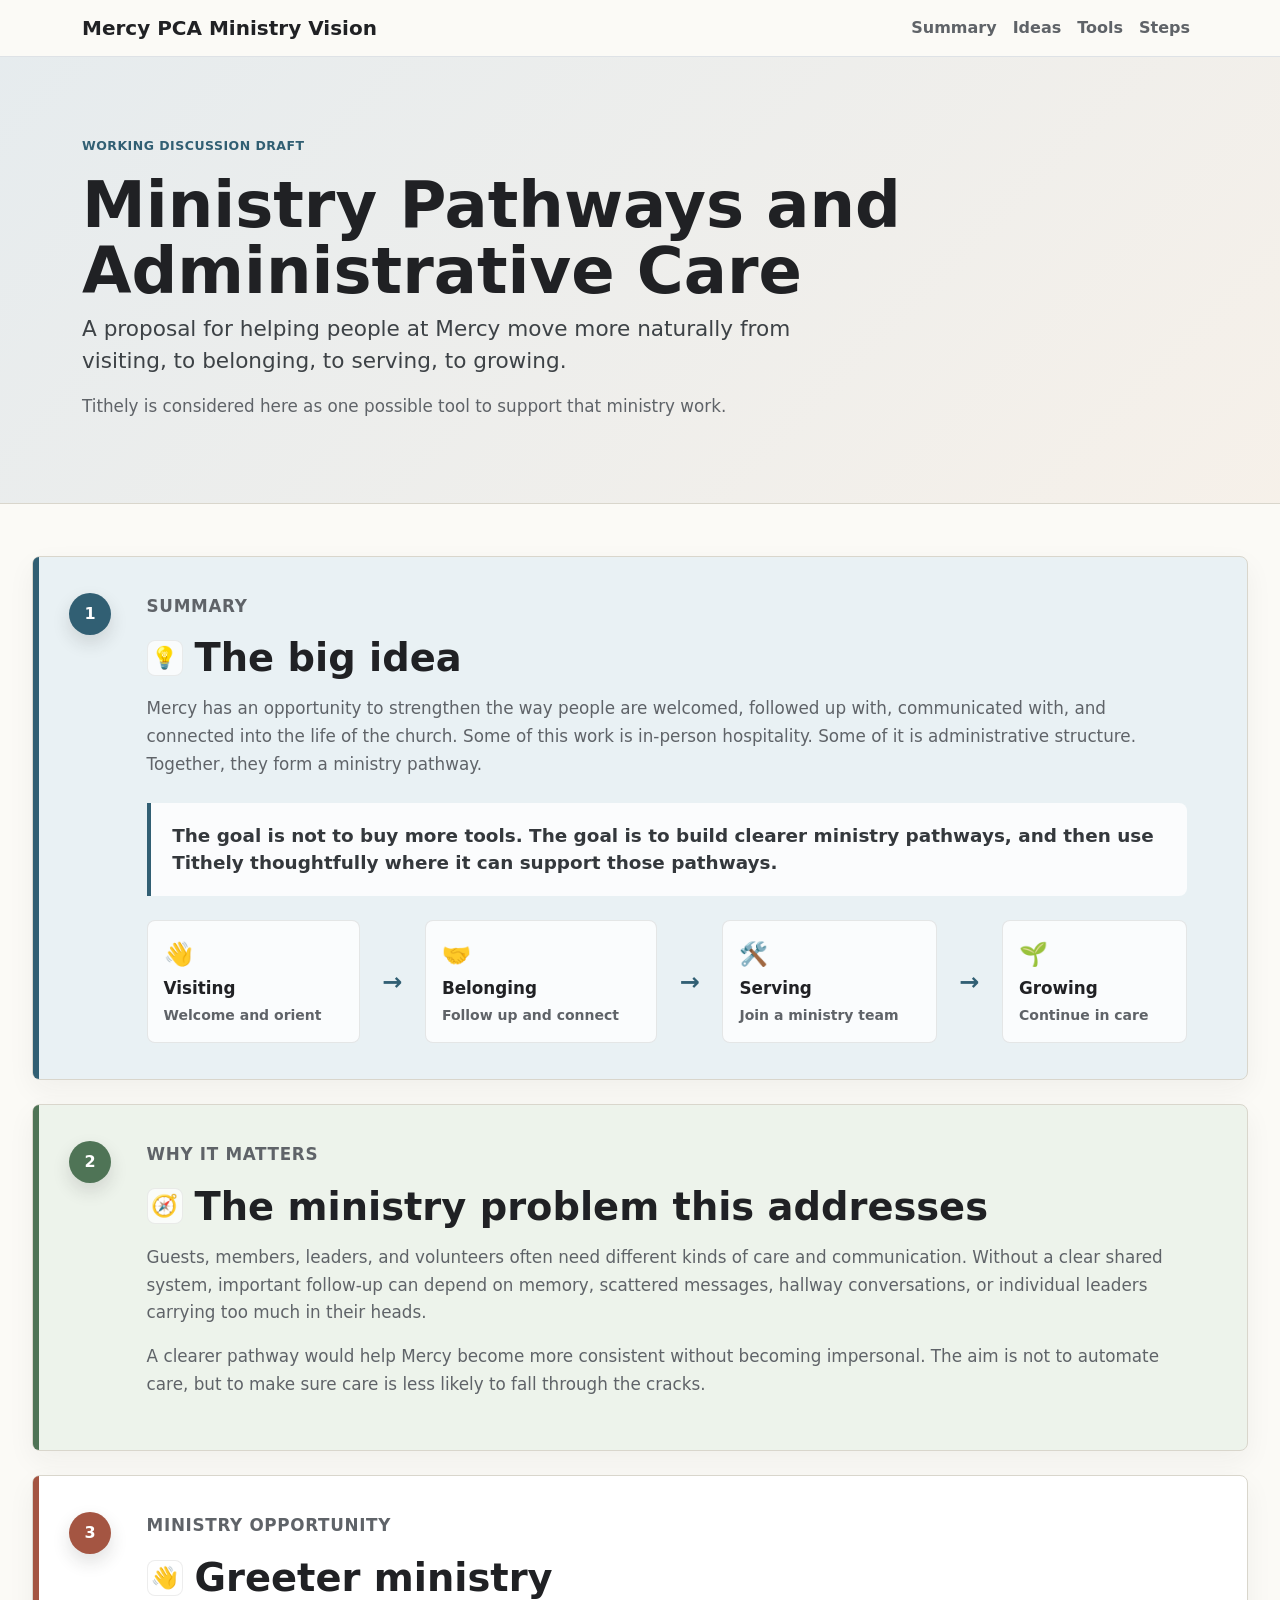
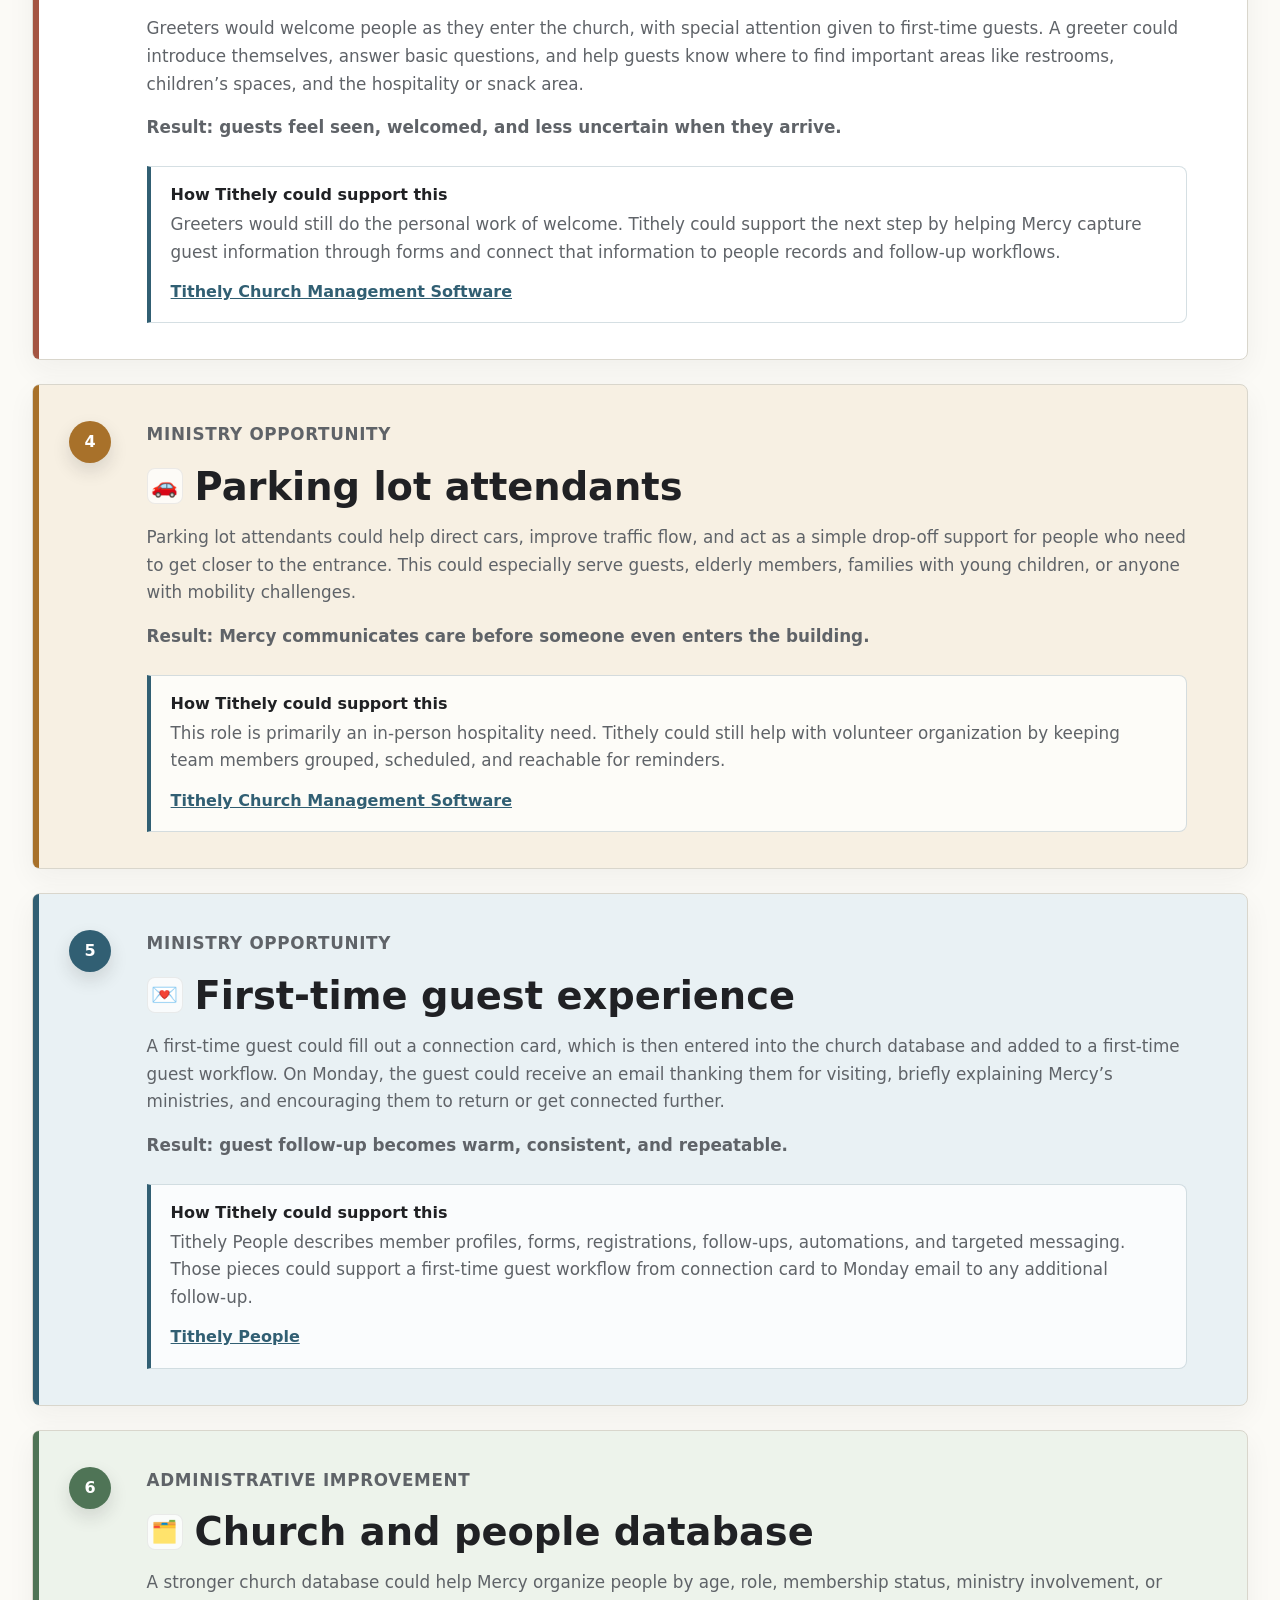
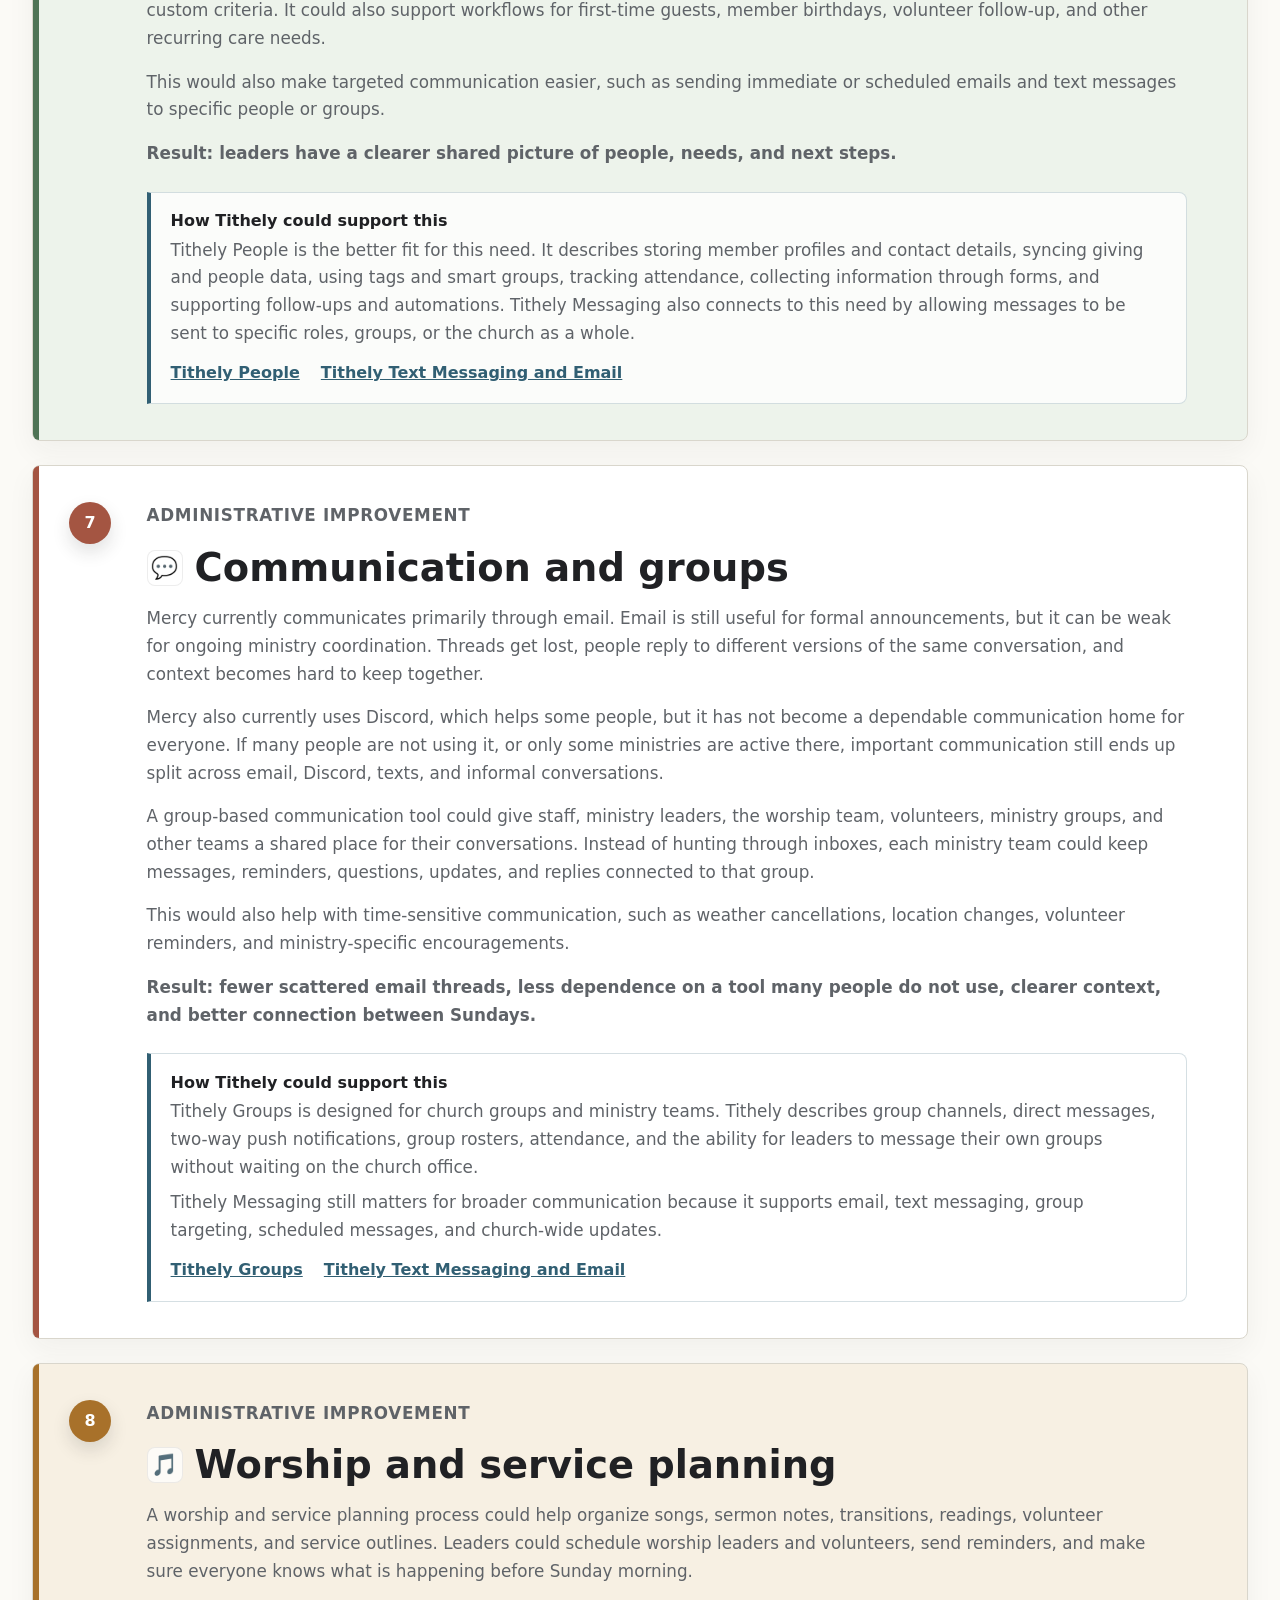
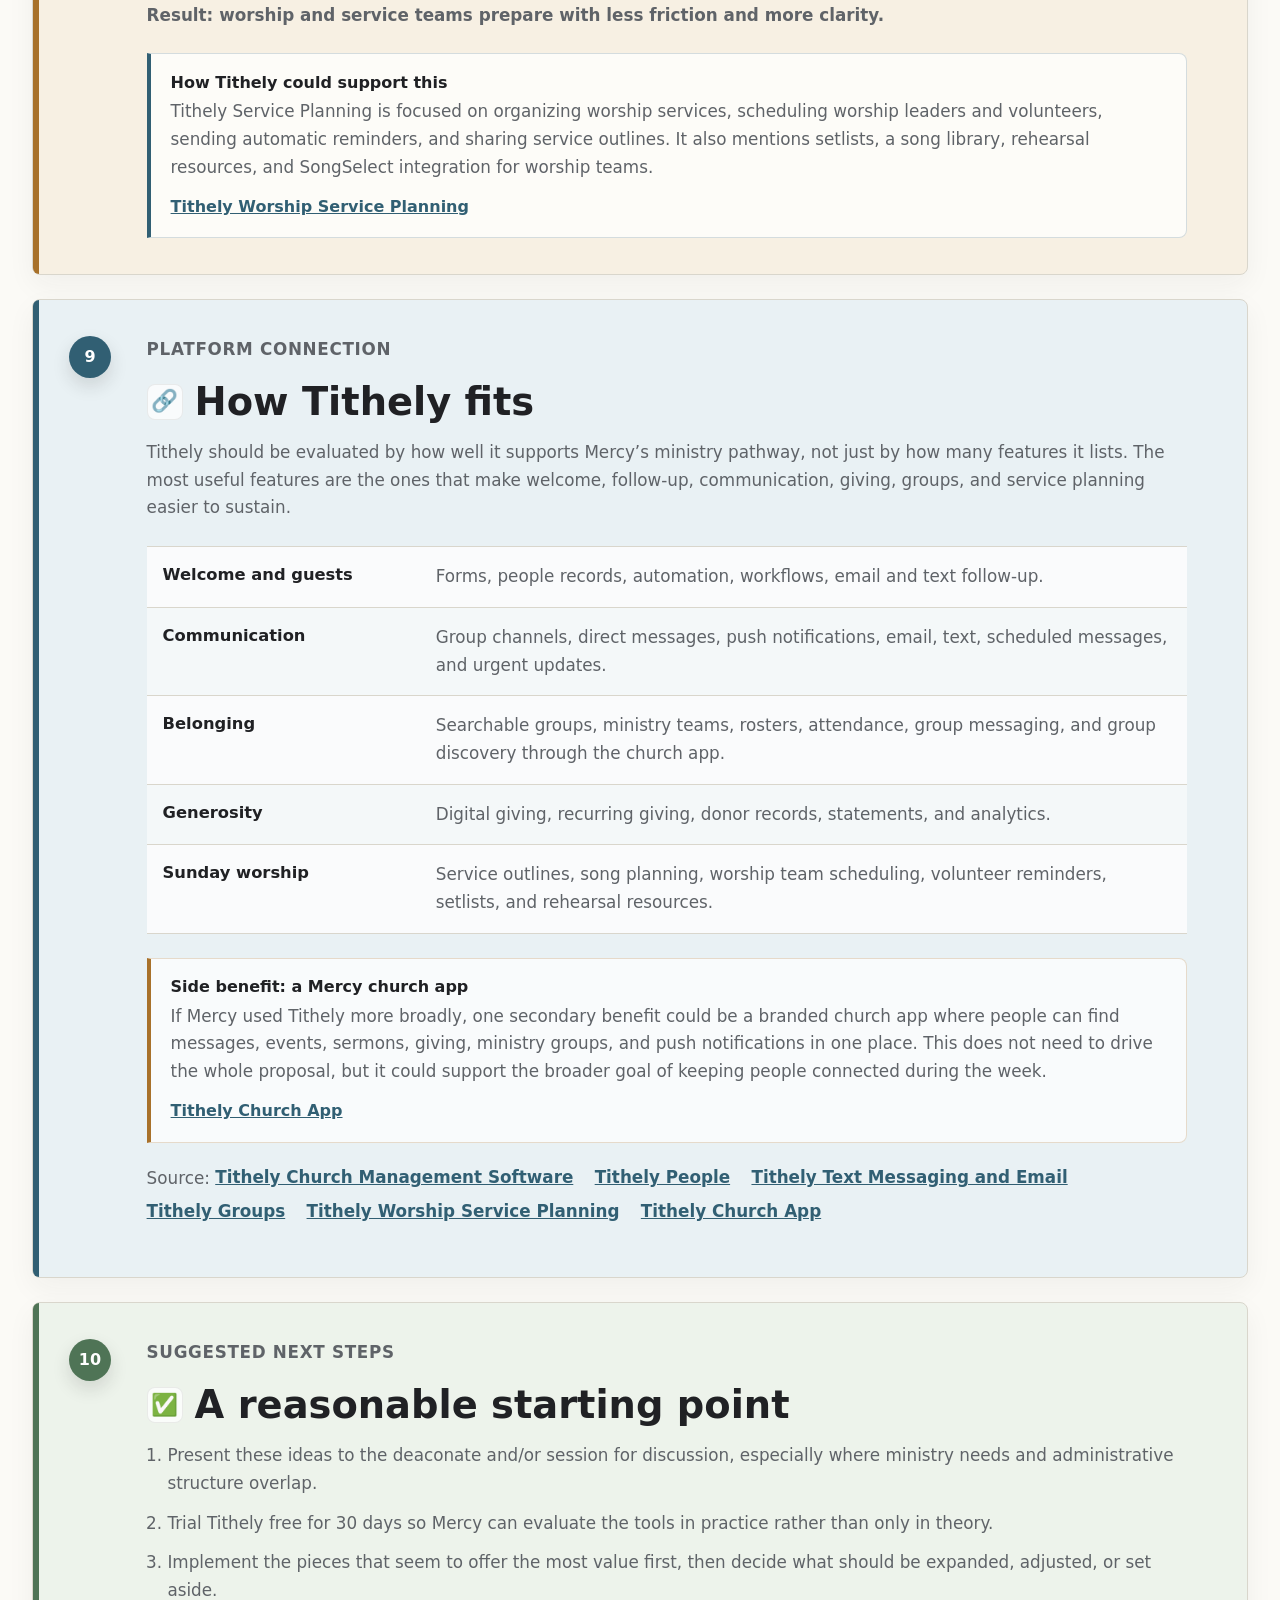
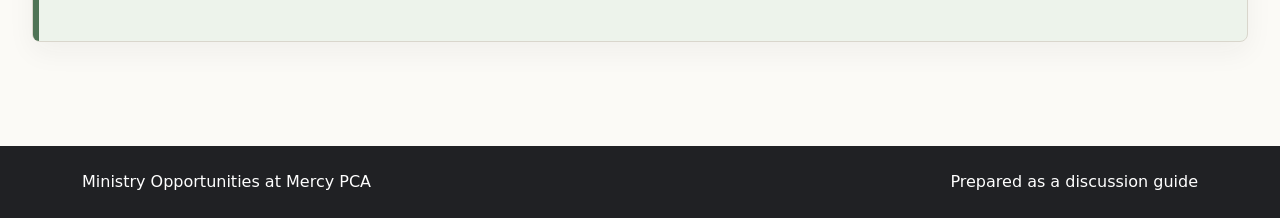
<file: index.html>
<!doctype html>
<html lang="en">
  <head>
    <meta charset="utf-8">
    <meta name="viewport" content="width=device-width, initial-scale=1">
    <title>Mercy PCA Ministry Vision with Tithely</title>
    <meta
      name="description"
      content="A discussion guide for ministry pathways, administrative care, and Tithely's possible role at Mercy PCA."
    >
    <link
      href="https://cdn.jsdelivr.net/npm/bootstrap@5.3.3/dist/css/bootstrap.min.css"
      rel="stylesheet"
      crossorigin="anonymous"
    >
    <link
      rel="stylesheet"
      href="https://cdn.jsdelivr.net/npm/bootstrap-icons@1.11.3/font/bootstrap-icons.min.css"
    >
    <link rel="stylesheet" href="styles.css">
  </head>
  <body>
    <nav class="navbar navbar-expand-lg sticky-top border-bottom">
      <div class="container">
        <a class="navbar-brand fw-semibold" href="#top">Mercy PCA Ministry Vision</a>
        <button
          class="navbar-toggler"
          type="button"
          data-bs-toggle="collapse"
          data-bs-target="#mainNav"
          aria-controls="mainNav"
          aria-expanded="false"
          aria-label="Toggle navigation"
        >
          <span class="navbar-toggler-icon"></span>
        </button>
        <div class="collapse navbar-collapse" id="mainNav">
          <ul class="navbar-nav ms-auto">
            <li class="nav-item"><a class="nav-link" href="#summary">Summary</a></li>
            <li class="nav-item"><a class="nav-link" href="#greeters">Ideas</a></li>
            <li class="nav-item"><a class="nav-link" href="#tools">Tools</a></li>
            <li class="nav-item"><a class="nav-link" href="#steps">Steps</a></li>
          </ul>
        </div>
      </div>
    </nav>

    <header class="page-header" id="top">
      <div class="container">
        <p class="eyebrow">Working discussion draft</p>
        <h1>Ministry Pathways and Administrative Care</h1>
        <p class="lead">
          A proposal for helping people at Mercy move more naturally from visiting, to belonging,
          to serving, to growing.
        </p>
        <p class="supporting-lead">
          Tithely is considered here as one possible tool to support that ministry work.
        </p>
      </div>
    </header>

    <main class="container main-document">
      <section class="document-section" id="summary">
        <div class="section-number">1</div>
        <div class="section-body">
          <p class="section-kicker">Summary</p>
          <h2><span class="heading-emoji" aria-hidden="true">💡</span>The big idea</h2>
          <p>
            Mercy has an opportunity to strengthen the way people are welcomed, followed up with,
            communicated with, and connected into the life of the church. Some of this work is
            in-person hospitality. Some of it is administrative structure. Together, they form a
            ministry pathway.
          </p>
          <blockquote>
            The goal is not to buy more tools. The goal is to build clearer ministry pathways, and
            then use Tithely thoughtfully where it can support those pathways.
          </blockquote>
          <div class="pathway-diagram" aria-label="Mercy ministry pathway">
            <div class="pathway-node">
              <span>👋</span>
              <strong>Visiting</strong>
              <small>Welcome and orient</small>
            </div>
            <div class="pathway-arrow" aria-hidden="true">→</div>
            <div class="pathway-node">
              <span>🤝</span>
              <strong>Belonging</strong>
              <small>Follow up and connect</small>
            </div>
            <div class="pathway-arrow" aria-hidden="true">→</div>
            <div class="pathway-node">
              <span>🛠️</span>
              <strong>Serving</strong>
              <small>Join a ministry team</small>
            </div>
            <div class="pathway-arrow" aria-hidden="true">→</div>
            <div class="pathway-node">
              <span>🌱</span>
              <strong>Growing</strong>
              <small>Continue in care</small>
            </div>
          </div>
        </div>
      </section>

      <section class="document-section">
        <div class="section-number">2</div>
        <div class="section-body">
          <p class="section-kicker">Why it matters</p>
          <h2><span class="heading-emoji" aria-hidden="true">🧭</span>The ministry problem this addresses</h2>
          <p>
            Guests, members, leaders, and volunteers often need different kinds of care and
            communication. Without a clear shared system, important follow-up can depend on memory,
            scattered messages, hallway conversations, or individual leaders carrying too much in
            their heads.
          </p>
          <p>
            A clearer pathway would help Mercy become more consistent without becoming impersonal.
            The aim is not to automate care, but to make sure care is less likely to fall through
            the cracks.
          </p>
        </div>
      </section>

      <section class="document-section" id="greeters">
        <div class="section-number">3</div>
        <div class="section-body">
          <p class="section-kicker">Ministry opportunity</p>
          <h2><span class="heading-emoji" aria-hidden="true">👋</span>Greeter ministry</h2>
          <p>
            Greeters would welcome people as they enter the church, with special attention given to
            first-time guests. A greeter could introduce themselves, answer basic questions, and help
            guests know where to find important areas like restrooms, children’s spaces, and the
            hospitality or snack area.
          </p>
          <p class="result">Result: guests feel seen, welcomed, and less uncertain when they arrive.</p>
          <div class="tool-connection">
            <h3>How Tithely could support this</h3>
            <p>
              Greeters would still do the personal work of welcome. Tithely could support the next
              step by helping Mercy capture guest information through forms and connect that
              information to people records and follow-up workflows.
            </p>
            <a href="https://get.tithe.ly/product/church-management-software" target="_blank" rel="noopener">
              Tithely Church Management Software
            </a>
          </div>
        </div>
      </section>

      <section class="document-section" id="parking">
        <div class="section-number">4</div>
        <div class="section-body">
          <p class="section-kicker">Ministry opportunity</p>
          <h2><span class="heading-emoji" aria-hidden="true">🚗</span>Parking lot attendants</h2>
          <p>
            Parking lot attendants could help direct cars, improve traffic flow, and act as a simple
            drop-off support for people who need to get closer to the entrance. This could especially
            serve guests, elderly members, families with young children, or anyone with mobility
            challenges.
          </p>
          <p class="result">Result: Mercy communicates care before someone even enters the building.</p>
          <div class="tool-connection">
            <h3>How Tithely could support this</h3>
            <p>
              This role is primarily an in-person hospitality need. Tithely could still help with
              volunteer organization by keeping team members grouped, scheduled, and reachable for
              reminders.
            </p>
            <a href="https://get.tithe.ly/product/church-management-software" target="_blank" rel="noopener">
              Tithely Church Management Software
            </a>
          </div>
        </div>
      </section>

      <section class="document-section" id="guest-follow-up">
        <div class="section-number">5</div>
        <div class="section-body">
          <p class="section-kicker">Ministry opportunity</p>
          <h2><span class="heading-emoji" aria-hidden="true">💌</span>First-time guest experience</h2>
          <p>
            A first-time guest could fill out a connection card, which is then entered into the
            church database and added to a first-time guest workflow. On Monday, the guest could
            receive an email thanking them for visiting, briefly explaining Mercy’s ministries, and
            encouraging them to return or get connected further.
          </p>
          <p class="result">Result: guest follow-up becomes warm, consistent, and repeatable.</p>
          <div class="tool-connection">
            <h3>How Tithely could support this</h3>
            <p>
              Tithely People describes member profiles, forms, registrations, follow-ups,
              automations, and targeted messaging. Those pieces could support a first-time guest
              workflow from connection card to Monday email to any additional follow-up.
            </p>
            <a href="https://get.tithe.ly/product/people" target="_blank" rel="noopener">
              Tithely People
            </a>
          </div>
        </div>
      </section>

      <section class="document-section" id="database">
        <div class="section-number">6</div>
        <div class="section-body">
          <p class="section-kicker">Administrative improvement</p>
          <h2><span class="heading-emoji" aria-hidden="true">🗂️</span>Church and people database</h2>
          <p>
            A stronger church database could help Mercy organize people by age, role, membership
            status, ministry involvement, or custom criteria. It could also support workflows for
            first-time guests, member birthdays, volunteer follow-up, and other recurring care needs.
          </p>
          <p>
            This would also make targeted communication easier, such as sending immediate or
            scheduled emails and text messages to specific people or groups.
          </p>
          <p class="result">Result: leaders have a clearer shared picture of people, needs, and next steps.</p>
            <div class="tool-connection">
              <h3>How Tithely could support this</h3>
              <p>
              Tithely People is the better fit for this need. It describes storing member profiles
              and contact details, syncing giving and people data, using tags and smart groups,
              tracking attendance, collecting information through forms, and supporting follow-ups
              and automations. Tithely Messaging also connects to this need by allowing messages to
              be sent to specific roles, groups, or the church as a whole.
            </p>
              <a href="https://get.tithe.ly/product/people" target="_blank" rel="noopener">
                Tithely People
              </a>
              <a href="https://get.tithe.ly/product/church-text-messaging-and-email" target="_blank" rel="noopener">
                Tithely Text Messaging and Email
              </a>
          </div>
        </div>
      </section>

      <section class="document-section" id="messaging">
        <div class="section-number">7</div>
        <div class="section-body">
          <p class="section-kicker">Administrative improvement</p>
          <h2><span class="heading-emoji" aria-hidden="true">💬</span>Communication and groups</h2>
          <p>
            Mercy currently communicates primarily through email. Email is still useful for formal
            announcements, but it can be weak for ongoing ministry coordination. Threads get lost,
            people reply to different versions of the same conversation, and context becomes hard to
            keep together.
          </p>
          <p>
            Mercy also currently uses Discord, which helps some people, but it has not become a
            dependable communication home for everyone. If many people are not using it, or only some
            ministries are active there, important communication still ends up split across email,
            Discord, texts, and informal conversations.
          </p>
          <p>
            A group-based communication tool could give staff, ministry leaders, the worship team,
            volunteers, ministry groups, and other teams a shared place for their conversations. Instead
            of hunting through inboxes, each ministry team could keep messages, reminders, questions,
            updates, and replies connected to that group.
          </p>
          <p>
            This would also help with time-sensitive communication, such as weather cancellations,
            location changes, volunteer reminders, and ministry-specific encouragements.
          </p>
          <p class="result">
            Result: fewer scattered email threads, less dependence on a tool many people do not use,
            clearer context, and better connection between Sundays.
          </p>
          <div class="tool-connection">
            <h3>How Tithely could support this</h3>
            <p>
              Tithely Groups is designed for church groups and ministry teams. Tithely describes
              group channels, direct messages, two-way push notifications,
              group rosters, attendance, and the ability for leaders to message their own groups
              without waiting on the church office.
            </p>
            <p>
              Tithely Messaging still matters for broader communication because it supports email,
              text messaging, group targeting, scheduled messages, and church-wide updates.
            </p>
            <a href="https://get.tithe.ly/product/groups" target="_blank" rel="noopener">
              Tithely Groups
            </a>
            <a href="https://get.tithe.ly/product/church-text-messaging-and-email" target="_blank" rel="noopener">
              Tithely Text Messaging and Email
            </a>
          </div>
        </div>
      </section>

      <section class="document-section" id="worship-planning">
        <div class="section-number">8</div>
        <div class="section-body">
          <p class="section-kicker">Administrative improvement</p>
          <h2><span class="heading-emoji" aria-hidden="true">🎵</span>Worship and service planning</h2>
          <p>
            A worship and service planning process could help organize songs, sermon notes,
            transitions, readings, volunteer assignments, and service outlines. Leaders could
            schedule worship leaders and volunteers, send reminders, and make sure everyone knows
            what is happening before Sunday morning.
          </p>
          <p class="result">Result: worship and service teams prepare with less friction and more clarity.</p>
          <div class="tool-connection">
            <h3>How Tithely could support this</h3>
            <p>
              Tithely Service Planning is focused on organizing worship services, scheduling worship
              leaders and volunteers, sending automatic reminders, and sharing service outlines.
              It also mentions setlists, a song library, rehearsal resources, and SongSelect
              integration for worship teams.
            </p>
            <a href="https://get.tithe.ly/product/service-planning" target="_blank" rel="noopener">
              Tithely Worship Service Planning
            </a>
          </div>
        </div>
      </section>

      <section class="document-section" id="tools">
        <div class="section-number">9</div>
        <div class="section-body">
          <p class="section-kicker">Platform connection</p>
          <h2><span class="heading-emoji" aria-hidden="true">🔗</span>How Tithely fits</h2>
          <p>
            Tithely should be evaluated by how well it supports Mercy’s ministry pathway, not just
            by how many features it lists. The most useful features are the ones that make welcome,
            follow-up, communication, giving, groups, and service planning easier to sustain.
          </p>

          <div class="value-map">
            <div class="value-row">
              <strong>Welcome and guests</strong>
              <span>
                Forms, people records, automation, workflows, email and text follow-up.
              </span>
            </div>
            <div class="value-row">
              <strong>Communication</strong>
              <span>
                Group channels, direct messages, push notifications, email, text, scheduled
                messages, and urgent updates.
              </span>
            </div>
            <div class="value-row">
              <strong>Belonging</strong>
              <span>
                Searchable groups, ministry teams, rosters, attendance, group messaging, and group
                discovery through the church app.
              </span>
            </div>
            <div class="value-row">
              <strong>Generosity</strong>
              <span>Digital giving, recurring giving, donor records, statements, and analytics.</span>
            </div>
            <div class="value-row">
              <strong>Sunday worship</strong>
              <span>
                Service outlines, song planning, worship team scheduling, volunteer reminders,
                setlists, and rehearsal resources.
              </span>
            </div>
          </div>
          <div class="side-benefit">
            <h3>Side benefit: a Mercy church app</h3>
            <p>
              If Mercy used Tithely more broadly, one secondary benefit could be a branded church app
              where people can find messages, events, sermons, giving, ministry groups, and push
              notifications in one place. This does not need to drive the whole proposal, but it
              could support the broader goal of keeping people connected during the week.
            </p>
            <a href="https://get.tithe.ly/product/church-app" target="_blank" rel="noopener">
              Tithely Church App
            </a>
          </div>
          <p class="source-note">
            Source:
            <a href="https://get.tithe.ly/product/church-management-software" target="_blank" rel="noopener">
              Tithely Church Management Software
            </a>
            <a href="https://get.tithe.ly/product/people" target="_blank" rel="noopener">
              Tithely People
            </a>
            <a href="https://get.tithe.ly/product/church-text-messaging-and-email" target="_blank" rel="noopener">
              Tithely Text Messaging and Email
            </a>
            <a href="https://get.tithe.ly/product/groups" target="_blank" rel="noopener">
              Tithely Groups
            </a>
            <a href="https://get.tithe.ly/product/service-planning" target="_blank" rel="noopener">
              Tithely Worship Service Planning
            </a>
            <a href="https://get.tithe.ly/product/church-app" target="_blank" rel="noopener">
              Tithely Church App
            </a>
          </p>
        </div>
      </section>

      <section class="document-section" id="steps">
        <div class="section-number">10</div>
        <div class="section-body">
          <p class="section-kicker">Suggested next steps</p>
          <h2><span class="heading-emoji" aria-hidden="true">✅</span>A reasonable starting point</h2>
          <ol class="next-steps">
            <li>
              Present these ideas to the deaconate and/or session for discussion, especially where
              ministry needs and administrative structure overlap.
            </li>
            <li>
              Trial Tithely free for 30 days so Mercy can evaluate the tools in practice rather than
              only in theory.
            </li>
            <li>
              Implement the pieces that seem to offer the most value first, then decide what should
              be expanded, adjusted, or set aside.
            </li>
          </ol>
        </div>
      </section>
    </main>

    <footer class="py-4">
      <div class="container d-flex flex-column flex-md-row gap-2 justify-content-between">
        <span>Ministry Opportunities at Mercy PCA</span>
        <span>Prepared as a discussion guide</span>
      </div>
    </footer>

    <script
      src="https://cdn.jsdelivr.net/npm/bootstrap@5.3.3/dist/js/bootstrap.bundle.min.js"
      crossorigin="anonymous"
    ></script>
  </body>
</html>
</file>
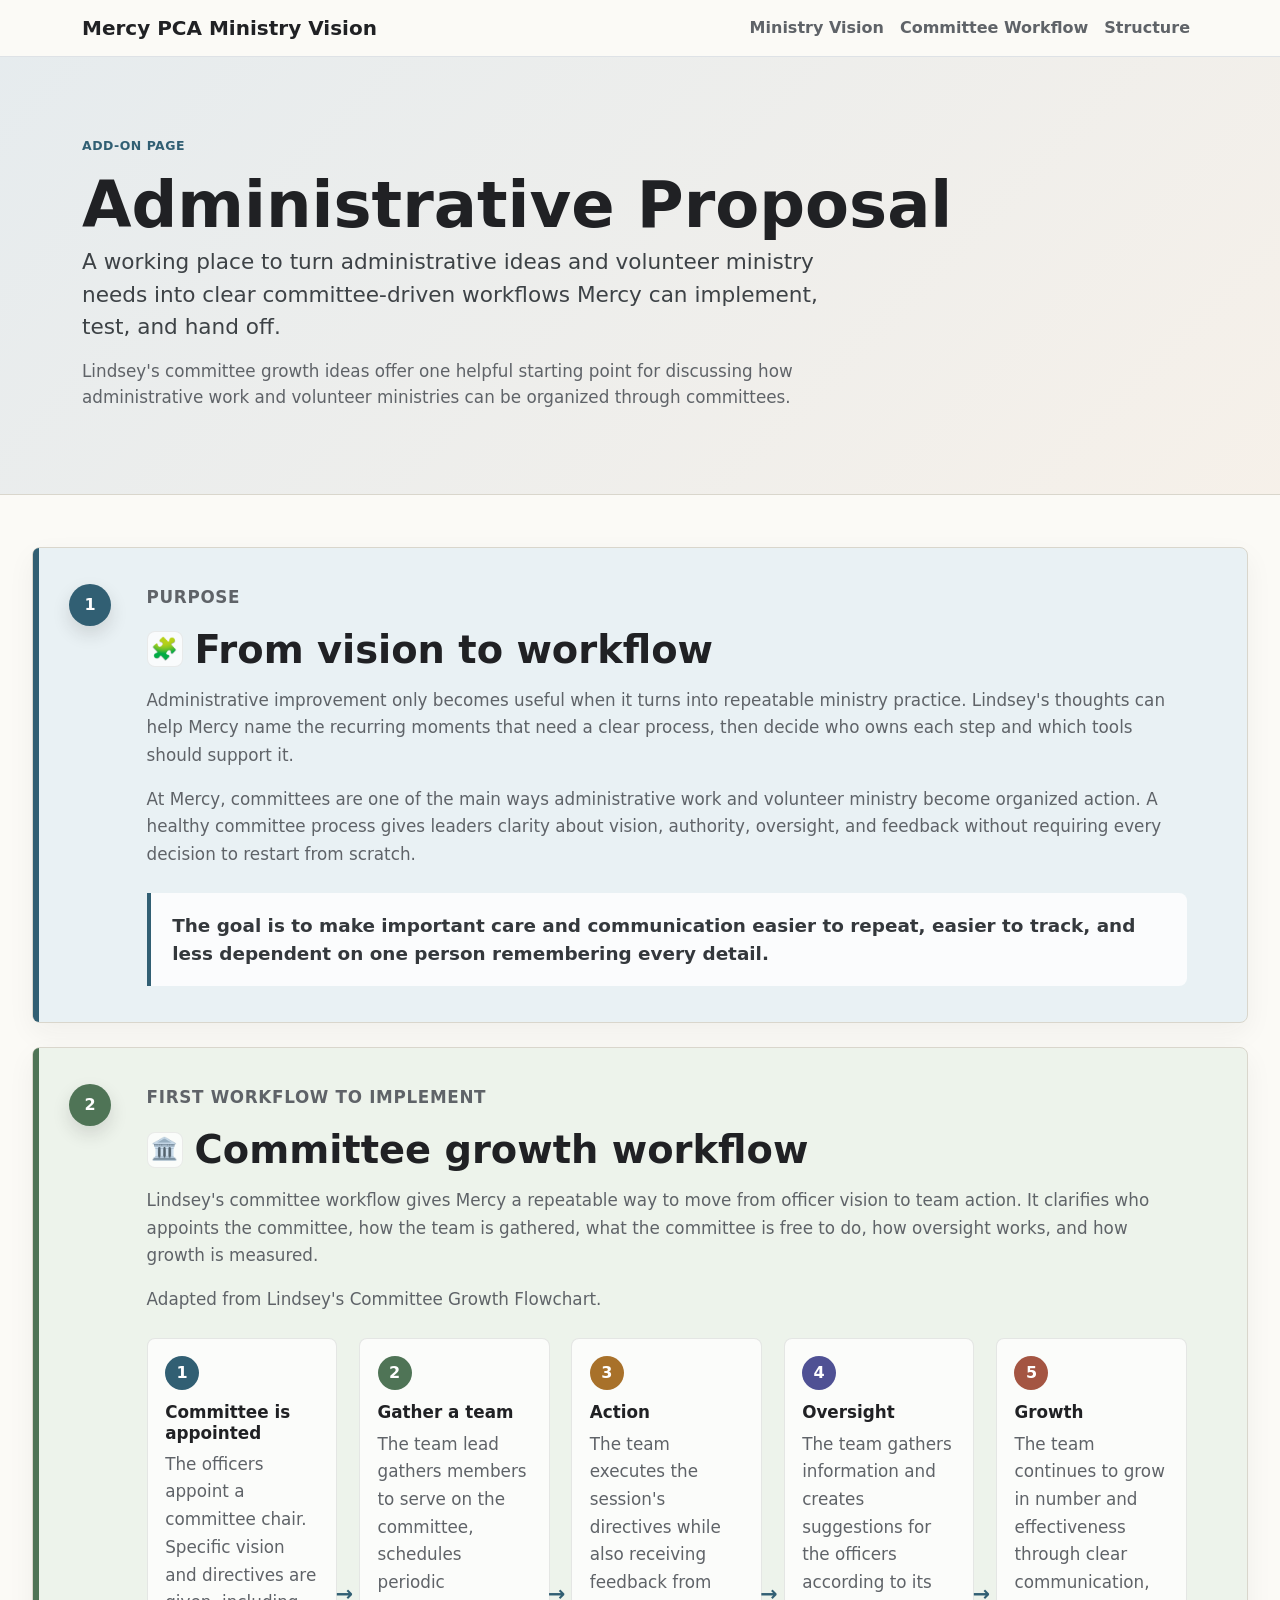
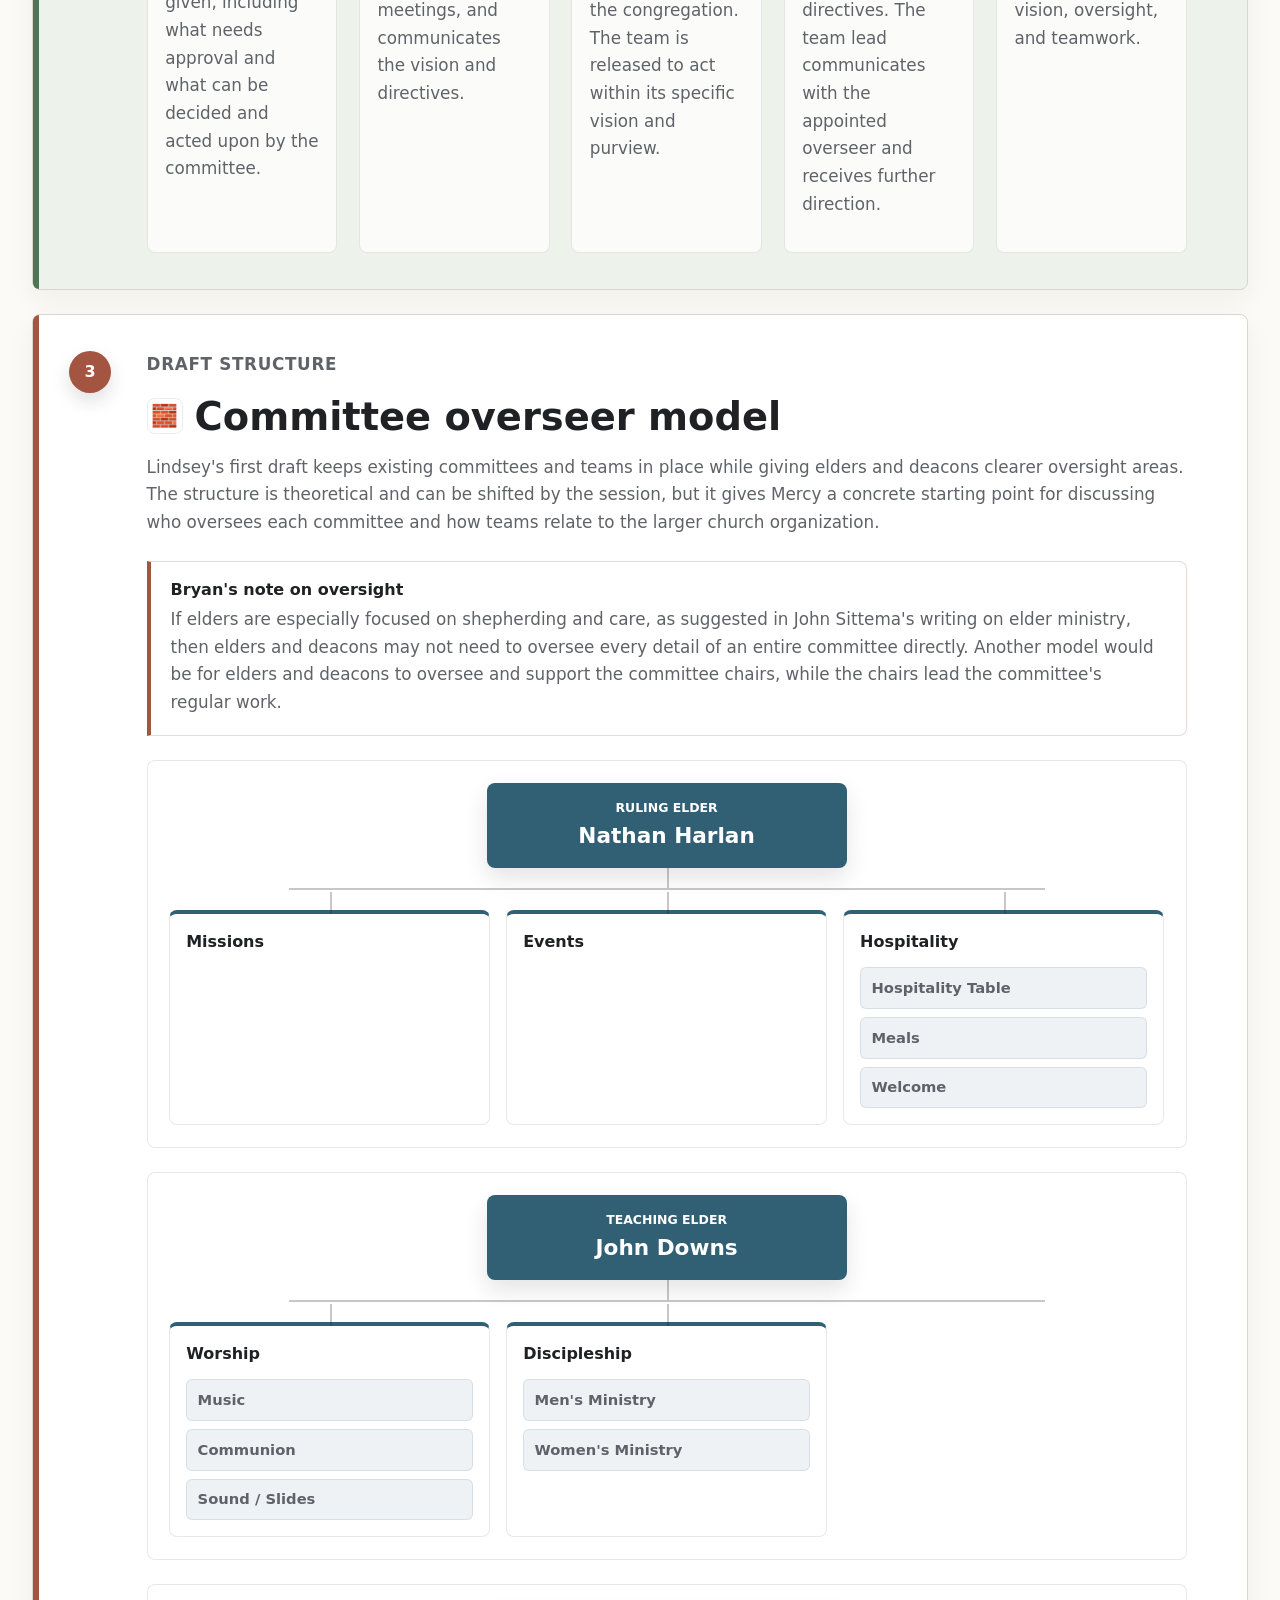
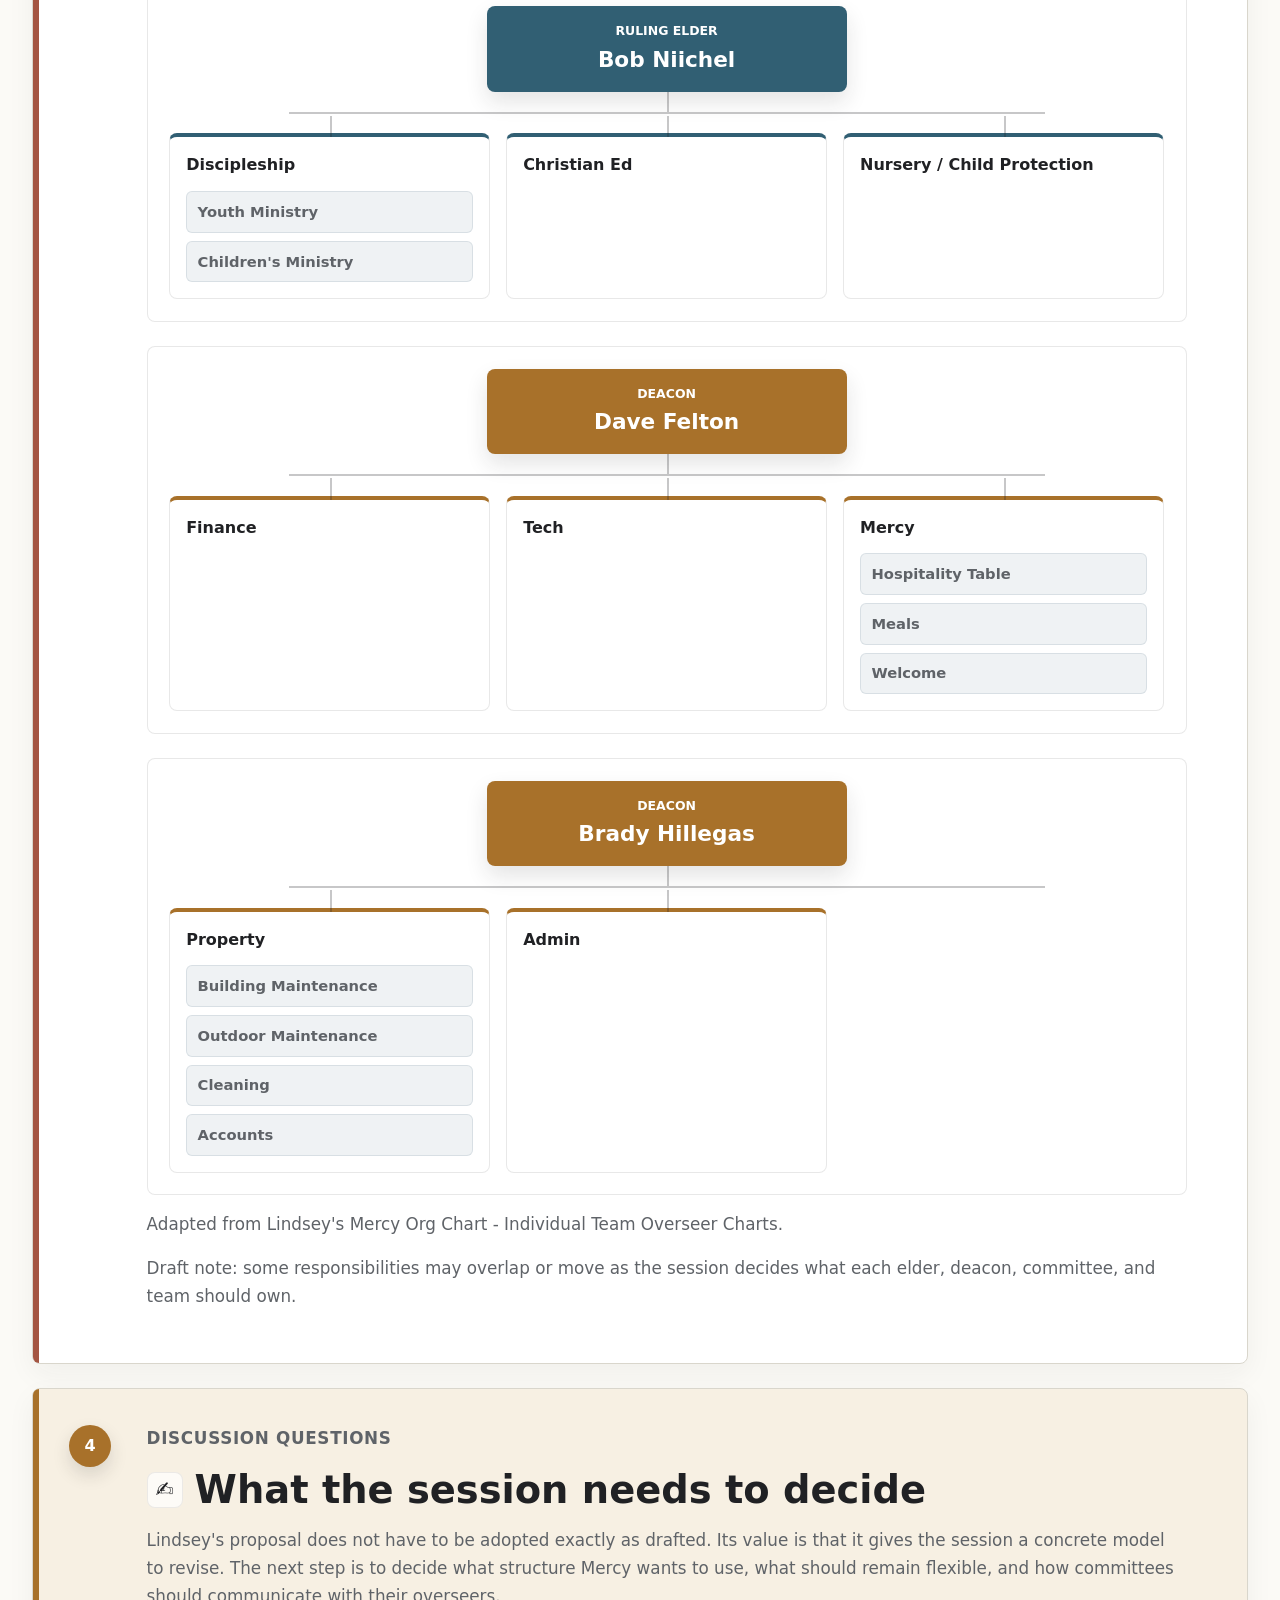
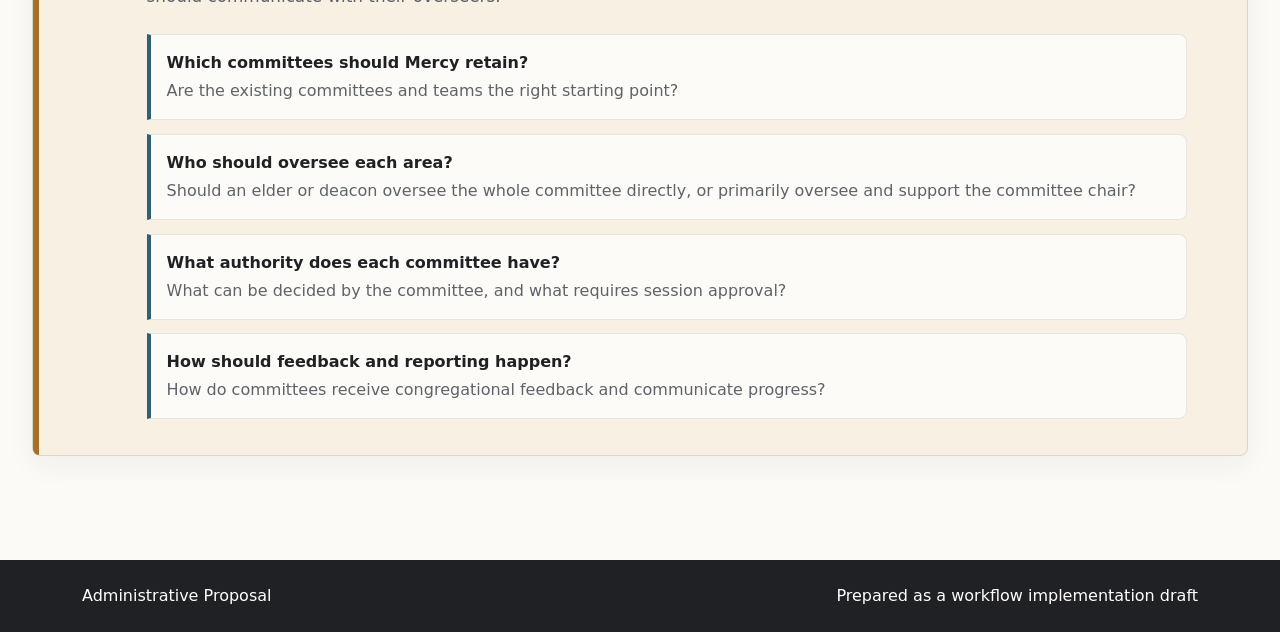
<file: admin-vision.html>
<!doctype html>
<html lang="en">
  <head>
    <meta charset="utf-8">
    <meta name="viewport" content="width=device-width, initial-scale=1">
    <title>Administrative Proposal | Mercy PCA</title>
    <meta
      name="description"
      content="A working page for translating administrative ideas into clear Mercy PCA workflows."
    >
    <link
      href="https://cdn.jsdelivr.net/npm/bootstrap@5.3.3/dist/css/bootstrap.min.css"
      rel="stylesheet"
      crossorigin="anonymous"
    >
    <link
      rel="stylesheet"
      href="https://cdn.jsdelivr.net/npm/bootstrap-icons@1.11.3/font/bootstrap-icons.min.css"
    >
    <link rel="stylesheet" href="styles.css">
  </head>
  <body>
    <nav class="navbar navbar-expand-lg sticky-top border-bottom">
      <div class="container">
        <a class="navbar-brand fw-semibold" href="index.html">Mercy PCA Ministry Vision</a>
        <button
          class="navbar-toggler"
          type="button"
          data-bs-toggle="collapse"
          data-bs-target="#mainNav"
          aria-controls="mainNav"
          aria-expanded="false"
          aria-label="Toggle navigation"
        >
          <span class="navbar-toggler-icon"></span>
        </button>
        <div class="collapse navbar-collapse" id="mainNav">
          <ul class="navbar-nav ms-auto">
            <li class="nav-item"><a class="nav-link" href="index.html">Ministry Vision</a></li>
            <li class="nav-item"><a class="nav-link" href="#committee-workflow">Committee Workflow</a></li>
            <li class="nav-item"><a class="nav-link" href="#overseer-structure">Structure</a></li>
          </ul>
        </div>
      </div>
    </nav>

    <header class="page-header" id="top">
      <div class="container">
        <p class="eyebrow">Add-on page</p>
        <h1>Administrative Proposal</h1>
        <p class="lead">
          A working place to turn administrative ideas and volunteer ministry needs into clear
          committee-driven workflows Mercy can implement, test, and hand off.
        </p>
        <p class="supporting-lead">
          Lindsey's committee growth ideas offer one helpful starting point for discussing how
          administrative work and volunteer ministries can be organized through committees.
        </p>
      </div>
    </header>

    <main class="container main-document">
      <section class="document-section">
        <div class="section-number">1</div>
        <div class="section-body">
          <p class="section-kicker">Purpose</p>
          <h2><span class="heading-emoji" aria-hidden="true">🧩</span>From vision to workflow</h2>
          <p>
            Administrative improvement only becomes useful when it turns into repeatable ministry
            practice. Lindsey's thoughts can help Mercy name the recurring moments that need a clear
            process, then decide who owns each step and which tools should support it.
          </p>
          <p>
            At Mercy, committees are one of the main ways administrative work and volunteer ministry
            become organized action. A healthy committee process gives leaders clarity about vision,
            authority, oversight, and feedback without requiring every decision to restart from
            scratch.
          </p>
          <blockquote>
            The goal is to make important care and communication easier to repeat, easier to track,
            and less dependent on one person remembering every detail.
          </blockquote>
        </div>
      </section>

      <section class="document-section" id="committee-workflow">
        <div class="section-number">2</div>
        <div class="section-body">
          <p class="section-kicker">First workflow to implement</p>
          <h2><span class="heading-emoji" aria-hidden="true">🏛️</span>Committee growth workflow</h2>
          <p>
            Lindsey's committee workflow gives Mercy a repeatable way to move from officer vision
            to team action. It clarifies who appoints the committee, how the team is gathered, what
            the committee is free to do, how oversight works, and how growth is measured.
          </p>
          <p class="source-note">Adapted from Lindsey's Committee Growth Flowchart.</p>

          <div class="flow-steps">
            <article>
              <span>1</span>
              <h3>Committee is appointed</h3>
              <p>
                The officers appoint a committee chair. Specific vision and directives are given,
                including what needs approval and what can be decided and acted upon by the
                committee.
              </p>
            </article>
            <article>
              <span>2</span>
              <h3>Gather a team</h3>
              <p>
                The team lead gathers members to serve on the committee, schedules periodic
                meetings, and communicates the vision and directives.
              </p>
            </article>
            <article>
              <span>3</span>
              <h3>Action</h3>
              <p>
                The team executes the session's directives while also receiving feedback from the
                congregation. The team is released to act within its specific vision and purview.
              </p>
            </article>
            <article>
              <span>4</span>
              <h3>Oversight</h3>
              <p>
                The team gathers information and creates suggestions for the officers according to
                its directives. The team lead communicates with the appointed overseer and receives
                further direction.
              </p>
            </article>
            <article>
              <span>5</span>
              <h3>Growth</h3>
              <p>
                The team continues to grow in number and effectiveness through clear communication,
                vision, oversight, and teamwork.
              </p>
            </article>
          </div>
        </div>
      </section>

      <section class="document-section" id="overseer-structure">
        <div class="section-number">3</div>
        <div class="section-body">
          <p class="section-kicker">Draft structure</p>
          <h2><span class="heading-emoji" aria-hidden="true">🧱</span>Committee overseer model</h2>
          <p>
            Lindsey's first draft keeps existing committees and teams in place while giving elders
            and deacons clearer oversight areas. The structure is theoretical and can be shifted by
            the session, but it gives Mercy a concrete starting point for discussing who oversees
            each committee and how teams relate to the larger church organization.
          </p>
          <div class="proposal-note">
            <h3>Bryan's note on oversight</h3>
            <p>
              If elders are especially focused on shepherding and care, as suggested in John
              Sittema's writing on elder ministry, then elders and deacons may not need to oversee
              every detail of an entire committee directly. Another model would be for elders and
              deacons to oversee and support the committee chairs, while the chairs lead the
              committee's regular work.
            </p>
          </div>

          <div class="overseer-flow-list">
            <article class="overseer-flow elder">
              <div class="overseer-person">
                <span>Ruling Elder</span>
                <strong>Nathan Harlan</strong>
              </div>
              <div class="committee-row">
                <div class="committee-node">Missions</div>
                <div class="committee-node">Events</div>
                <div class="committee-node has-children">
                  <strong>Hospitality</strong>
                  <div class="subcommittee-row">
                    <span>Hospitality Table</span>
                    <span>Meals</span>
                    <span>Welcome</span>
                  </div>
                </div>
              </div>
            </article>

            <article class="overseer-flow elder">
              <div class="overseer-person">
                <span>Teaching Elder</span>
                <strong>John Downs</strong>
              </div>
              <div class="committee-row">
                <div class="committee-node has-children">
                  <strong>Worship</strong>
                  <div class="subcommittee-row">
                    <span>Music</span>
                    <span>Communion</span>
                    <span>Sound / Slides</span>
                  </div>
                </div>
                <div class="committee-node has-children">
                  <strong>Discipleship</strong>
                  <div class="subcommittee-row">
                    <span>Men's Ministry</span>
                    <span>Women's Ministry</span>
                  </div>
                </div>
              </div>
            </article>

            <article class="overseer-flow elder">
              <div class="overseer-person">
                <span>Ruling Elder</span>
                <strong>Bob Niichel</strong>
              </div>
              <div class="committee-row">
                <div class="committee-node has-children">
                  <strong>Discipleship</strong>
                  <div class="subcommittee-row">
                    <span>Youth Ministry</span>
                    <span>Children's Ministry</span>
                  </div>
                </div>
                <div class="committee-node">Christian Ed</div>
                <div class="committee-node">Nursery / Child Protection</div>
              </div>
            </article>

            <article class="overseer-flow deacon">
              <div class="overseer-person">
                <span>Deacon</span>
                <strong>Dave Felton</strong>
              </div>
              <div class="committee-row">
                <div class="committee-node">Finance</div>
                <div class="committee-node">Tech</div>
                <div class="committee-node has-children">
                  <strong>Mercy</strong>
                  <div class="subcommittee-row">
                    <span>Hospitality Table</span>
                    <span>Meals</span>
                    <span>Welcome</span>
                  </div>
                </div>
              </div>
            </article>

            <article class="overseer-flow deacon">
              <div class="overseer-person">
                <span>Deacon</span>
                <strong>Brady Hillegas</strong>
              </div>
              <div class="committee-row">
                <div class="committee-node has-children">
                  <strong>Property</strong>
                  <div class="subcommittee-row">
                    <span>Building Maintenance</span>
                    <span>Outdoor Maintenance</span>
                    <span>Cleaning</span>
                    <span>Accounts</span>
                  </div>
                </div>
                <div class="committee-node">Admin</div>
              </div>
            </article>
          </div>

          <p class="source-note">
            Adapted from Lindsey's Mercy Org Chart - Individual Team Overseer Charts.
          </p>
          <p class="source-note">
            Draft note: some responsibilities may overlap or move as the session decides what each
            elder, deacon, committee, and team should own.
          </p>
        </div>
      </section>

      <section class="document-section">
        <div class="section-number">4</div>
        <div class="section-body">
          <p class="section-kicker">Discussion questions</p>
          <h2><span class="heading-emoji" aria-hidden="true">✍️</span>What the session needs to decide</h2>
          <p>
            Lindsey's proposal does not have to be adopted exactly as drafted. Its value is that it
            gives the session a concrete model to revise. The next step is to decide what structure
            Mercy wants to use, what should remain flexible, and how committees should communicate
            with their overseers.
          </p>
          <div class="decision-list">
            <div>
              <strong>Which committees should Mercy retain?</strong>
              <span>Are the existing committees and teams the right starting point?</span>
            </div>
            <div>
              <strong>Who should oversee each area?</strong>
              <span>
                Should an elder or deacon oversee the whole committee directly, or primarily oversee
                and support the committee chair?
              </span>
            </div>
            <div>
              <strong>What authority does each committee have?</strong>
              <span>What can be decided by the committee, and what requires session approval?</span>
            </div>
            <div>
              <strong>How should feedback and reporting happen?</strong>
              <span>How do committees receive congregational feedback and communicate progress?</span>
            </div>
          </div>
        </div>
      </section>
    </main>

    <footer class="py-4">
      <div class="container d-flex flex-column flex-md-row gap-2 justify-content-between">
        <span>Administrative Proposal</span>
        <span>Prepared as a workflow implementation draft</span>
      </div>
    </footer>

    <script
      src="https://cdn.jsdelivr.net/npm/bootstrap@5.3.3/dist/js/bootstrap.bundle.min.js"
      crossorigin="anonymous"
    ></script>
  </body>
</html>
</file>
<file: styles.css>
:root {
  --ink: #202124;
  --muted-ink: #5f6368;
  --line: #d9d6cc;
  --paper: #fbfaf6;
  --accent: #315f73;
  --green: #4f7456;
  --gold: #a8712a;
  --clay: #a45542;
  --blue-soft: #e9f1f4;
  --green-soft: #edf3eb;
  --gold-soft: #f7f0e3;
  --clay-soft: #f5ebe7;
}

* {
  letter-spacing: 0;
}

body {
  background:
    linear-gradient(180deg, #ffffff 0, var(--paper) 420px),
    var(--paper);
  color: var(--ink);
  font-family: system-ui, -apple-system, BlinkMacSystemFont, "Segoe UI", sans-serif;
}

html {
  scroll-padding-top: 82px;
}

.navbar {
  background: rgba(251, 250, 246, 0.96);
  backdrop-filter: blur(10px);
}

.navbar-brand,
.nav-link:hover {
  color: var(--ink);
}

.nav-link {
  color: var(--muted-ink);
  font-weight: 600;
}

.page-header {
  padding: 5rem 0 4.25rem;
  background:
    linear-gradient(135deg, rgba(49, 95, 115, 0.12), rgba(168, 113, 42, 0.1)),
    #ffffff;
  border-bottom: 1px solid var(--line);
  scroll-margin-top: 82px;
}

.page-header h1 {
  max-width: 920px;
  font-size: clamp(2.4rem, 5vw, 4.25rem);
  line-height: 1.04;
  font-weight: 800;
}

.lead {
  max-width: 760px;
  color: #3d4246;
  font-size: clamp(1.1rem, 2vw, 1.35rem);
}

.supporting-lead {
  max-width: 760px;
  color: var(--muted-ink);
  font-size: 1.05rem;
}

.eyebrow,
.section-kicker {
  color: var(--accent);
  font-size: 0.78rem;
  font-weight: 800;
  letter-spacing: 0.04em;
  text-transform: uppercase;
}

.btn {
  border-radius: 6px;
  font-weight: 700;
}

.btn-primary {
  --bs-btn-bg: var(--accent);
  --bs-btn-border-color: var(--accent);
  --bs-btn-hover-bg: #244b5d;
  --bs-btn-hover-border-color: #244b5d;
}

.main-document {
  max-width: 1240px;
  padding-top: 3.25rem;
  padding-bottom: 5rem;
}

.document-section {
  position: relative;
  display: grid;
  grid-template-columns: 56px minmax(0, 1fr);
  gap: 1.35rem;
  margin-bottom: 1.5rem;
  padding: 2.25rem;
  background: rgba(255, 255, 255, 0.72);
  border: 1px solid var(--line);
  border-radius: 8px;
  box-shadow: 0 10px 28px rgba(32, 33, 36, 0.05);
  scroll-margin-top: 82px;
}

.document-section::before {
  content: "";
  position: absolute;
  inset: 0 auto 0 0;
  width: 6px;
  background: var(--accent);
  border-radius: 8px 0 0 8px;
}

.document-section:nth-of-type(4n + 1) {
  background: var(--blue-soft);
}

.document-section:nth-of-type(4n + 2) {
  background: var(--green-soft);
}

.document-section:nth-of-type(4n + 3) {
  background: #ffffff;
}

.document-section:nth-of-type(4n) {
  background: var(--gold-soft);
}

.document-section:nth-of-type(4n + 2)::before,
.document-section:nth-of-type(4n + 2) .section-number {
  background: var(--green);
}

.document-section:nth-of-type(4n + 3)::before,
.document-section:nth-of-type(4n + 3) .section-number {
  background: var(--clay);
}

.document-section:nth-of-type(4n)::before,
.document-section:nth-of-type(4n) .section-number {
  background: var(--gold);
}

.section-number {
  display: grid;
  place-items: center;
  width: 42px;
  height: 42px;
  color: #ffffff;
  background: var(--accent);
  border-radius: 50%;
  font-weight: 800;
  box-shadow: 0 8px 18px rgba(32, 33, 36, 0.14);
}

.section-body {
  max-width: 1040px;
}

.section-body h2 {
  display: flex;
  align-items: center;
  gap: 0.75rem;
  margin-bottom: 1rem;
  font-size: clamp(1.7rem, 3vw, 2.45rem);
  line-height: 1.12;
  font-weight: 800;
}

.heading-emoji {
  display: inline-grid;
  flex: 0 0 auto;
  place-items: center;
  width: 2.25rem;
  height: 2.25rem;
  background: rgba(255, 255, 255, 0.72);
  border: 1px solid rgba(32, 33, 36, 0.08);
  border-radius: 8px;
  font-size: 1.35rem;
}

.section-body p,
.section-body li,
.value-row span {
  color: var(--muted-ink);
  font-size: 1.05rem;
  line-height: 1.65;
}

blockquote {
  margin: 1.5rem 0 0;
  padding: 1.2rem 1.35rem;
  color: #34383c;
  background: rgba(255, 255, 255, 0.82);
  border-left: 4px solid var(--accent);
  border-radius: 0 8px 8px 0;
  font-size: 1.15rem;
  font-weight: 700;
}

.pathway-diagram {
  display: grid;
  grid-template-columns: repeat(7, auto);
  align-items: stretch;
  gap: 0.75rem;
  margin-top: 1.5rem;
}

.pathway-node {
  display: grid;
  gap: 0.25rem;
  min-width: 150px;
  padding: 1rem;
  background: rgba(255, 255, 255, 0.78);
  border: 1px solid rgba(32, 33, 36, 0.1);
  border-radius: 8px;
}

.pathway-node span {
  font-size: 1.45rem;
}

.pathway-node strong {
  font-size: 1.05rem;
}

.pathway-node small {
  color: var(--muted-ink);
  font-weight: 700;
}

.pathway-arrow {
  display: grid;
  place-items: center;
  color: var(--accent);
  font-size: 1.5rem;
  font-weight: 800;
}

.result {
  margin-bottom: 0;
  color: var(--ink);
  font-weight: 700;
}

.tool-connection {
  margin-top: 1.5rem;
  padding: 1.15rem 1.25rem;
  background: rgba(255, 255, 255, 0.76);
  border: 1px solid rgba(49, 95, 115, 0.2);
  border-left: 4px solid var(--accent);
  border-radius: 0 8px 8px 0;
}

.tool-connection h3 {
  margin-bottom: 0.4rem;
  font-size: 1rem;
  font-weight: 800;
}

.tool-connection p,
.side-benefit p {
  margin-bottom: 0.5rem;
}

.tool-connection a,
.source-note a,
.side-benefit a {
  display: inline-block;
  margin: 0.35rem 1rem 0 0;
  color: var(--accent);
  font-weight: 800;
}

.value-map {
  margin-top: 1.5rem;
  border-top: 1px solid var(--line);
  background: rgba(255, 255, 255, 0.5);
}

.value-row {
  display: grid;
  grid-template-columns: minmax(170px, 0.35fr) 1fr;
  gap: 1rem;
  padding: 1rem;
  border-bottom: 1px solid var(--line);
}

.value-row:nth-child(odd) {
  background: rgba(255, 255, 255, 0.55);
}

.value-row strong {
  font-size: 1.02rem;
}

.side-benefit {
  margin-top: 1.5rem;
  padding: 1.15rem 1.25rem;
  background: rgba(255, 255, 255, 0.72);
  border: 1px solid rgba(168, 113, 42, 0.24);
  border-left: 4px solid var(--gold);
  border-radius: 0 8px 8px 0;
}

.side-benefit h3 {
  margin-bottom: 0.4rem;
  font-size: 1rem;
  font-weight: 800;
}

.proposal-note {
  margin-top: 1.5rem;
  padding: 1.15rem 1.25rem;
  background: rgba(255, 255, 255, 0.78);
  border: 1px solid rgba(164, 85, 66, 0.22);
  border-left: 4px solid var(--clay);
  border-radius: 0 8px 8px 0;
}

.proposal-note h3 {
  margin-bottom: 0.4rem;
  font-size: 1rem;
  font-weight: 800;
}

.proposal-note p {
  margin-bottom: 0;
}

.overseer-flow-list {
  display: grid;
  gap: 1.5rem;
  margin-top: 1.5rem;
}

.overseer-flow {
  padding: 1.35rem;
  background: rgba(255, 255, 255, 0.74);
  border: 1px solid rgba(32, 33, 36, 0.1);
  border-radius: 8px;
}

.overseer-person {
  position: relative;
  display: grid;
  gap: 0.15rem;
  width: min(100%, 360px);
  margin: 0 auto;
  padding: 1rem 1.25rem;
  color: #ffffff;
  background: var(--accent);
  border-radius: 8px;
  text-align: center;
  box-shadow: 0 10px 22px rgba(32, 33, 36, 0.12);
}

.overseer-flow.deacon .overseer-person {
  background: var(--gold);
}

.overseer-person span {
  font-size: 0.78rem;
  font-weight: 800;
  text-transform: uppercase;
}

.overseer-person strong {
  font-size: 1.35rem;
}

.committee-row {
  position: relative;
  display: grid;
  grid-template-columns: repeat(3, minmax(0, 1fr));
  gap: 1rem;
  margin-top: 2.6rem;
}

.committee-row::before {
  content: "";
  position: absolute;
  top: -1.35rem;
  right: 12%;
  left: 12%;
  border-top: 2px solid rgba(32, 33, 36, 0.25);
}

.committee-row::after {
  content: "";
  position: absolute;
  top: -2.6rem;
  left: 50%;
  height: 1.25rem;
  border-left: 2px solid rgba(32, 33, 36, 0.25);
}

.committee-node {
  position: relative;
  display: grid;
  align-content: start;
  min-height: 74px;
  padding: 1rem;
  background: #ffffff;
  border: 1px solid rgba(32, 33, 36, 0.1);
  border-top: 4px solid var(--accent);
  border-radius: 8px;
  font-weight: 800;
}

.committee-node::before {
  content: "";
  position: absolute;
  top: -1.35rem;
  left: 50%;
  height: 1.35rem;
  border-left: 2px solid rgba(32, 33, 36, 0.25);
}

.overseer-flow.deacon .committee-node {
  border-top-color: var(--gold);
}

.subcommittee-row {
  display: grid;
  gap: 0.5rem;
  margin-top: 0.85rem;
}

.subcommittee-row span {
  display: block;
  padding: 0.55rem 0.65rem;
  color: var(--muted-ink);
  background: rgba(49, 95, 115, 0.08);
  border: 1px solid rgba(49, 95, 115, 0.12);
  border-radius: 6px;
  font-size: 0.92rem;
  font-weight: 700;
}

.flow-steps {
  display: grid;
  grid-template-columns: repeat(5, minmax(0, 1fr));
  gap: 1.35rem;
  margin-top: 1.5rem;
}

.flow-steps article {
  position: relative;
  padding: 1.1rem;
  background: rgba(255, 255, 255, 0.76);
  border: 1px solid rgba(32, 33, 36, 0.1);
  border-radius: 8px;
}

.flow-steps article:not(:last-child)::after {
  content: "→";
  position: absolute;
  top: 50%;
  right: -1.05rem;
  transform: translateY(-50%);
  color: var(--accent);
  font-size: 1.3rem;
  font-weight: 800;
}

.flow-steps span {
  display: grid;
  place-items: center;
  width: 34px;
  height: 34px;
  margin-bottom: 0.75rem;
  color: #ffffff;
  background: var(--accent);
  border-radius: 50%;
  font-weight: 800;
}

.flow-steps article:nth-child(2) span {
  background: var(--green);
}

.flow-steps article:nth-child(3) span {
  background: var(--gold);
}

.flow-steps article:nth-child(4) span {
  background: #4f5194;
}

.flow-steps article:nth-child(5) span {
  background: var(--clay);
}

.flow-steps h3 {
  margin-bottom: 0.5rem;
  font-size: 1.05rem;
  font-weight: 800;
}

.decision-list {
  display: grid;
  gap: 0.85rem;
  margin-top: 1.5rem;
}

.decision-list div {
  padding: 1rem;
  background: rgba(255, 255, 255, 0.72);
  border: 1px solid rgba(32, 33, 36, 0.1);
  border-left: 4px solid var(--accent);
  border-radius: 0 8px 8px 0;
}

.decision-list strong,
.decision-list span {
  display: block;
}

.decision-list span {
  margin-top: 0.25rem;
  color: var(--muted-ink);
}

.next-steps {
  display: grid;
  gap: 0.75rem;
  margin-bottom: 0;
  padding-left: 1.3rem;
}

.source-note {
  margin-top: 1rem;
}

footer {
  color: #ffffff;
  background: #202124;
}

@media (max-width: 700px) {
  .document-section {
    grid-template-columns: 1fr;
    gap: 0.75rem;
    padding: 1.5rem;
  }

  .value-row {
    grid-template-columns: 1fr;
    gap: 0.25rem;
  }

  .overseer-flow-list,
  .flow-steps,
  .pathway-diagram {
    grid-template-columns: 1fr;
  }

  .pathway-arrow,
  .flow-steps article:not(:last-child)::after {
    display: none;
  }

  .committee-row {
    grid-template-columns: 1fr;
    margin-top: 1rem;
  }

  .committee-row::before,
  .committee-row::after,
  .committee-node::before {
    display: none;
  }
}

@media (max-width: 575.98px) {
  .page-header {
    padding: 3rem 0 2.5rem;
  }

  .page-header .btn {
    width: 100%;
  }
}

@media print {
  .navbar,
  footer {
    display: none !important;
  }

  body,
  .page-header,
  blockquote {
    background: #ffffff !important;
  }

  .page-header {
    padding: 1rem 0 2rem;
  }
}
</file>
